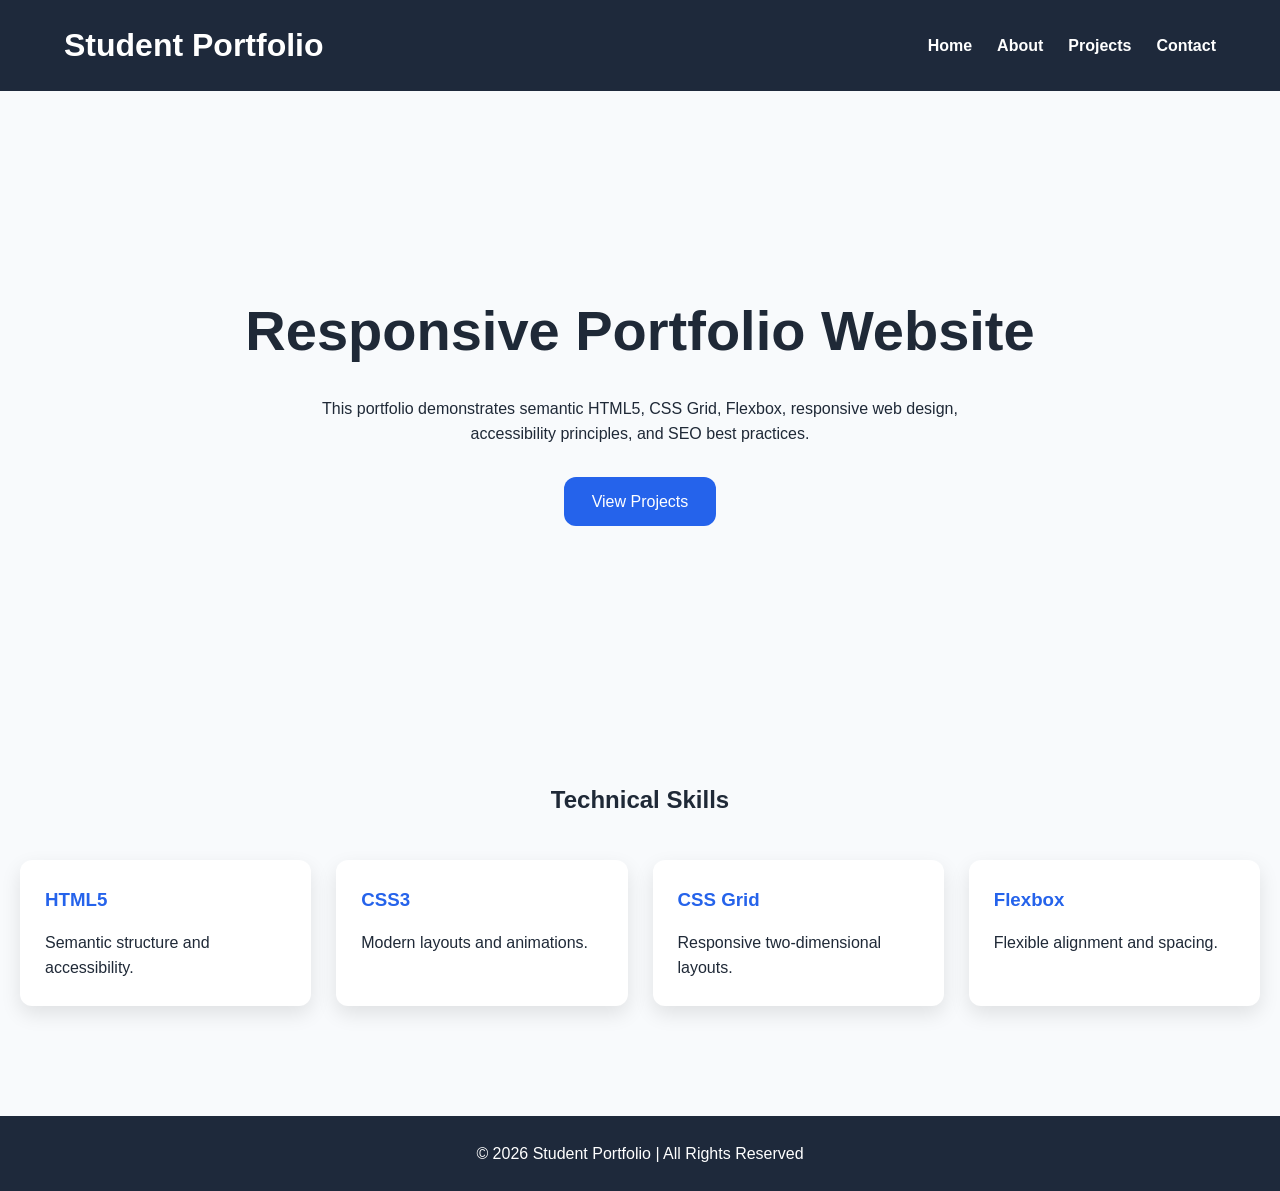
<file: index.html>
<!DOCTYPE html>
<html lang="en">

<head>

    <meta charset="UTF-8">
    <meta name="viewport" content="width=device-width, initial-scale=1.0">

    <title>Student Portfolio | Home</title>

    <meta name="description"
        content="Responsive Student Portfolio using HTML5, CSS3, Grid, Flexbox and Accessibility.">

    <link rel="stylesheet" href="css/style.css">

</head>

<body>

    <header>

        <div class="container navbar">

            <h1>Student Portfolio</h1>

            <nav aria-label="Main Navigation">

                <ul>

                    <li><a href="index.html">Home</a></li>

                    <li><a href="about.html">About</a></li>

                    <li><a href="projects.html">Projects</a></li>

                    <li><a href="contact.html">Contact</a></li>

                </ul>

            </nav>

        </div>

    </header>

    <main>

        <section class="hero">

            <div class="hero-content">

                <h2>Responsive Portfolio Website</h2>

                <p>

                    This portfolio demonstrates semantic HTML5,
                    CSS Grid, Flexbox, responsive web design,
                    accessibility principles, and SEO best practices.

                </p>

                <a href="projects.html" class="btn">
                    View Projects
                </a>

            </div>

        </section>

        <section class="skills">

            <h2>Technical Skills</h2>

            <div class="grid">

                <div class="card">

                    <h3>HTML5</h3>

                    <p>Semantic structure and accessibility.</p>

                </div>

                <div class="card">

                    <h3>CSS3</h3>

                    <p>Modern layouts and animations.</p>

                </div>

                <div class="card">

                    <h3>CSS Grid</h3>

                    <p>Responsive two-dimensional layouts.</p>

                </div>

                <div class="card">

                    <h3>Flexbox</h3>

                    <p>Flexible alignment and spacing.</p>

                </div>

            </div>

        </section>

    </main>

    <footer>

        <p>© 2026 Student Portfolio | All Rights Reserved</p>

    </footer>

</body>

</html>
</file>
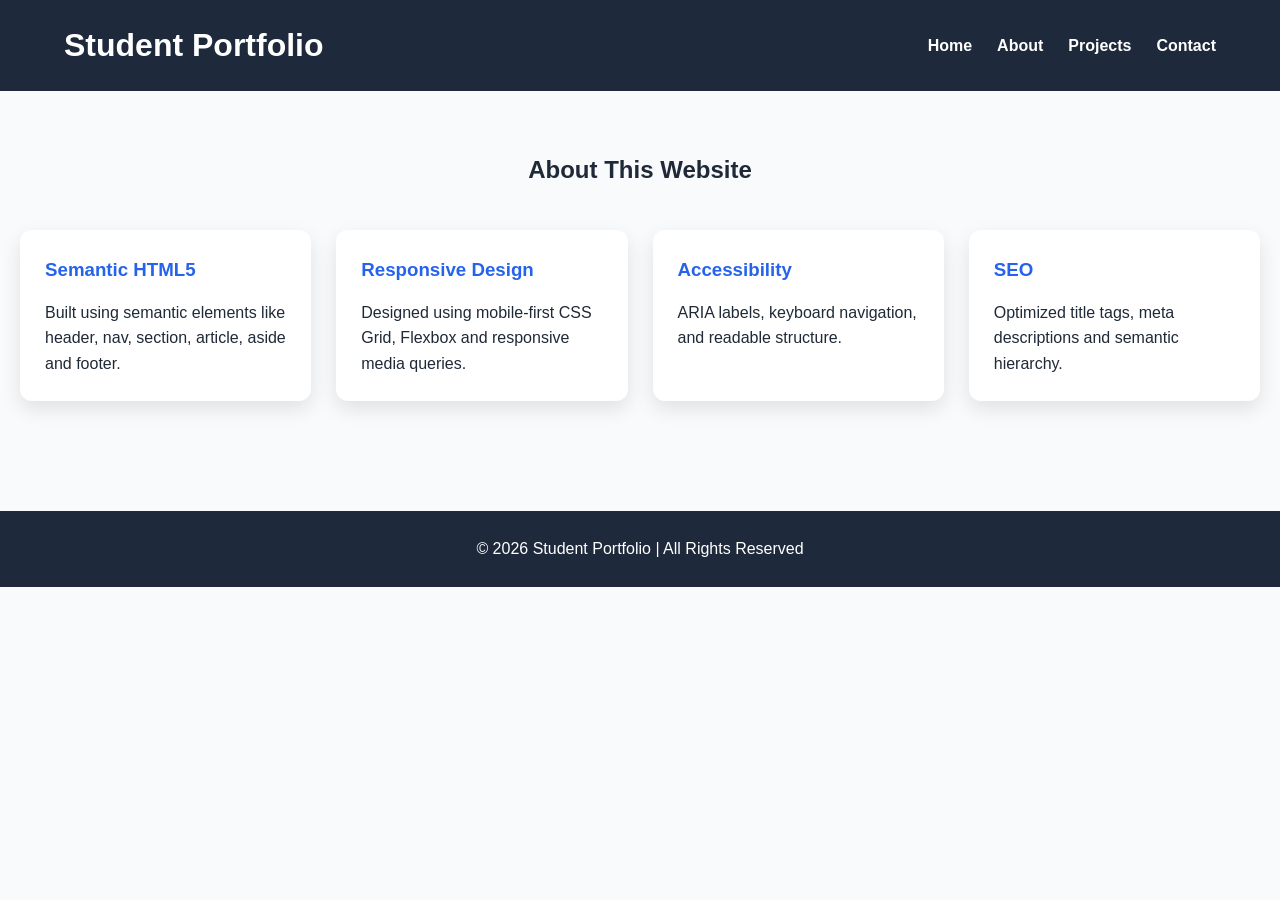
<file: about.html>
<!DOCTYPE html>
<html lang="en">

<head>

<meta charset="UTF-8">

<meta name="viewport" content="width=device-width, initial-scale=1.0">

<title>Student Portfolio | About</title>

<meta name="description"
content="About this responsive student portfolio website.">

<link rel="stylesheet" href="css/style.css">

</head>

<body>

<header>

<div class="container navbar">

<h1>Student Portfolio</h1>

<nav aria-label="Main Navigation">

<ul>

<li><a href="index.html">Home</a></li>

<li><a href="about.html">About</a></li>

<li><a href="projects.html">Projects</a></li>

<li><a href="contact.html">Contact</a></li>

</ul>

</nav>

</div>

</header>

<main>

<section>

<h2>About This Website</h2>

<div class="about-grid">

<div class="card">

<h3>Semantic HTML5</h3>

<p>

Built using semantic elements like header, nav,
section, article, aside and footer.

</p>

</div>

<div class="card">

<h3>Responsive Design</h3>

<p>

Designed using mobile-first CSS Grid,
Flexbox and responsive media queries.

</p>

</div>

<div class="card">

<h3>Accessibility</h3>

<p>

ARIA labels, keyboard navigation,
and readable structure.

</p>

</div>

<div class="card">

<h3>SEO</h3>

<p>

Optimized title tags, meta descriptions
and semantic hierarchy.

</p>

</div>

</div>

</section>

</main>

<footer>

<p>© 2026 Student Portfolio | All Rights Reserved</p>

</footer>

</body>

</html>
</file>
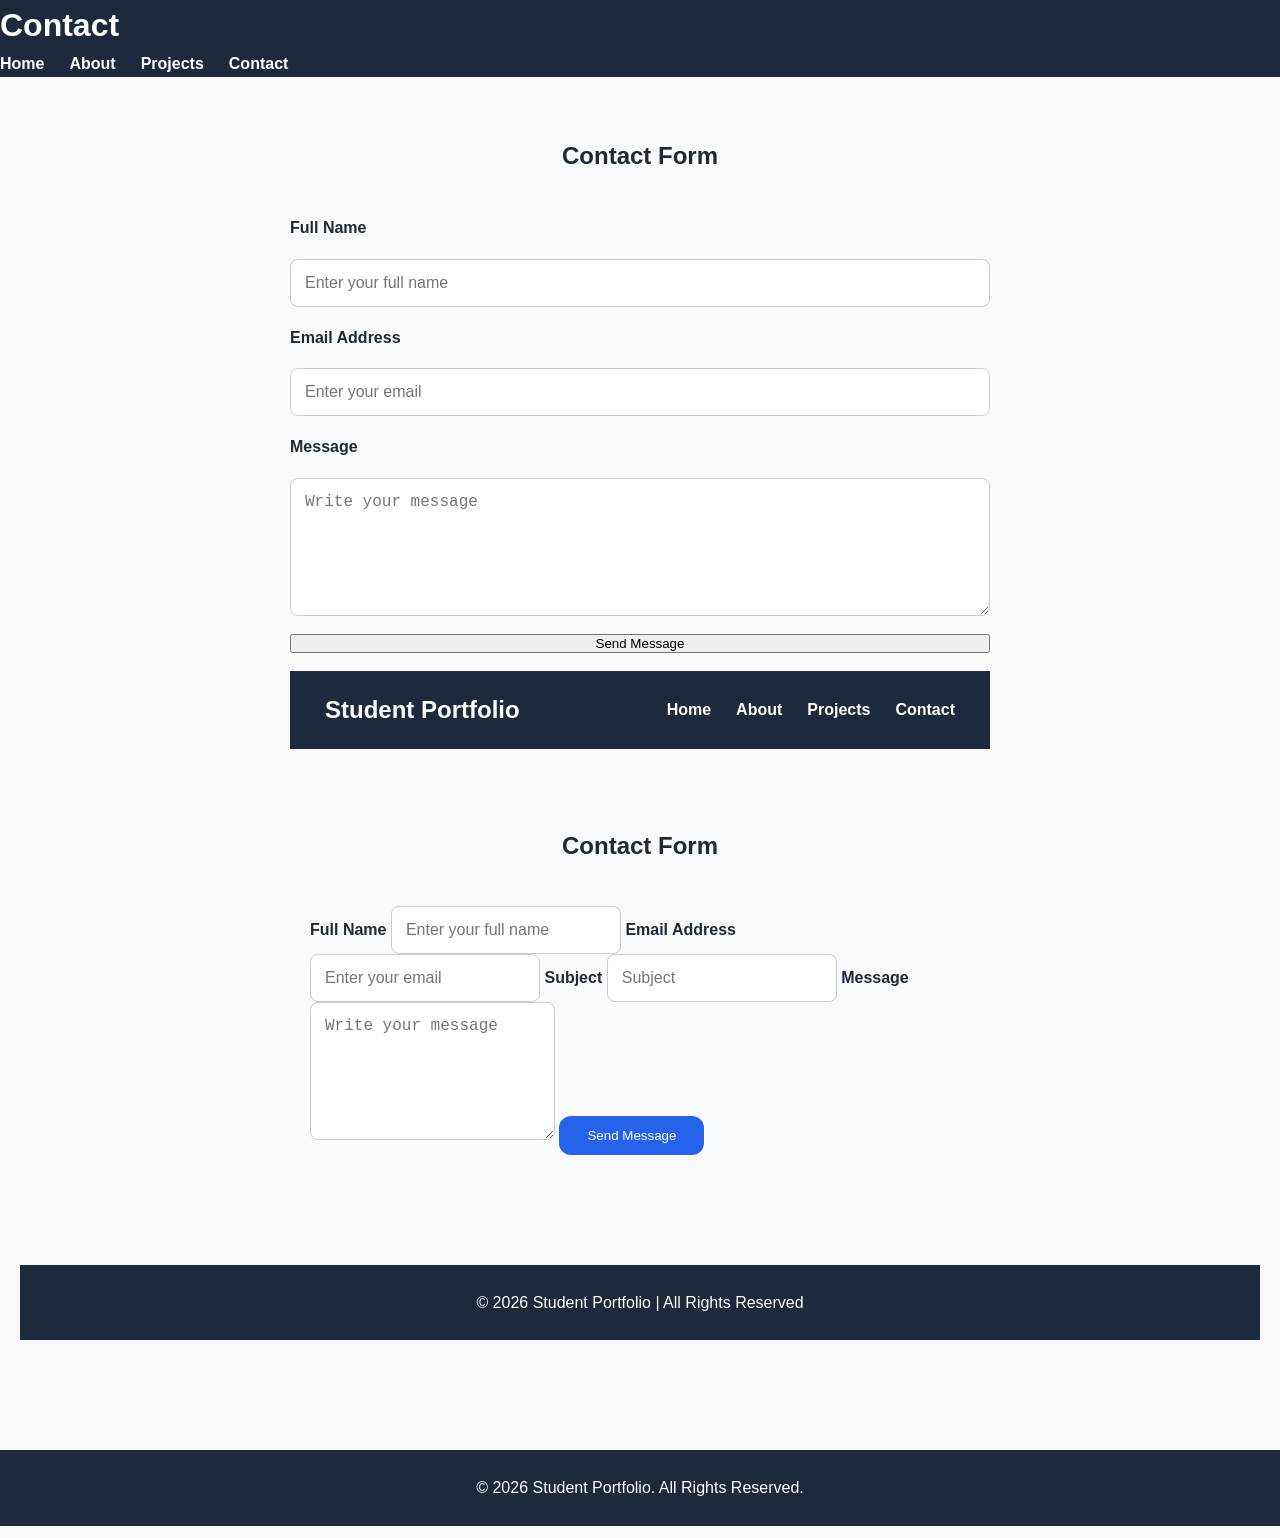
<file: contact.html>
<!DOCTYPE html>
<html lang="en">

<head>
    <meta charset="UTF-8">
    <meta name="viewport" content="width=device-width, initial-scale=1.0">

    <title>Student Portfolio | Contact</title>

    <meta name="description" content="Contact page of a semantic HTML5 portfolio website.">
    <meta name="keywords" content="Contact, HTML5, Accessibility, Portfolio">
    <meta name="author" content="Student">

    <link rel="stylesheet" href="css/style.css">
</head>

<body>

<header>

<h1>Contact</h1>

<nav aria-label="Main Navigation">

<ul>

<li><a href="index.html">Home</a></li>

<li><a href="about.html">About</a></li>

<li><a href="projects.html">Projects</a></li>

<li><a href="contact.html">Contact</a></li>

</ul>

</nav>

</header>

<main>

<section aria-labelledby="contact-title">

<h2 id="contact-title">Contact Form</h2>

<form action="#" method="post">

<label for="name">Full Name</label>

<input
type="text"
id="name"
name="name"
required
aria-required="true"
placeholder="Enter your full name">

<label for="email">Email Address</label>

<input
type="email"
id="email"
name="email"
required
aria-required="true"
placeholder="Enter your email">

<label for="message">Message</label>

<textarea
id="message"
name="message"
rows="6"
required
aria-required="true"
placeholder="Write your message"></textarea>

<button type="submit">
Send Message
</button><!DOCTYPE html>
<html lang="en">

<head>

<meta charset="UTF-8">
<meta name="viewport" content="width=device-width, initial-scale=1.0">

<title>Student Portfolio | Contact</title>

<meta name="description"
content="Accessible Contact Form">

<link rel="stylesheet" href="css/style.css">

</head>

<body>

<header>

<div class="container navbar">

<h1>Student Portfolio</h1>

<nav aria-label="Main Navigation">

<ul>

<li><a href="index.html">Home</a></li>

<li><a href="about.html">About</a></li>

<li><a href="projects.html">Projects</a></li>

<li><a href="contact.html">Contact</a></li>

</ul>

</nav>

</div>

</header>

<main>

<section>

<h2>Contact Form</h2>

<form>

<label for="name">Full Name</label>

<input
type="text"
id="name"
placeholder="Enter your full name"
required>

<label for="email">Email Address</label>

<input
type="email"
id="email"
placeholder="Enter your email"
required>

<label for="subject">Subject</label>

<input
type="text"
id="subject"
placeholder="Subject">

<label for="message">Message</label>

<textarea
id="message"
rows="6"
placeholder="Write your message"
required></textarea>

<button class="btn">
Send Message
</button>

</form>

</section>

</main>

<footer>

<p>© 2026 Student Portfolio | All Rights Reserved</p>

</footer>

</body>

</html>

</form>

</section>

</main>

<footer>

<p>&copy; 2026 Student Portfolio. All Rights Reserved.</p>

</footer>

</body>

</html>
</file>
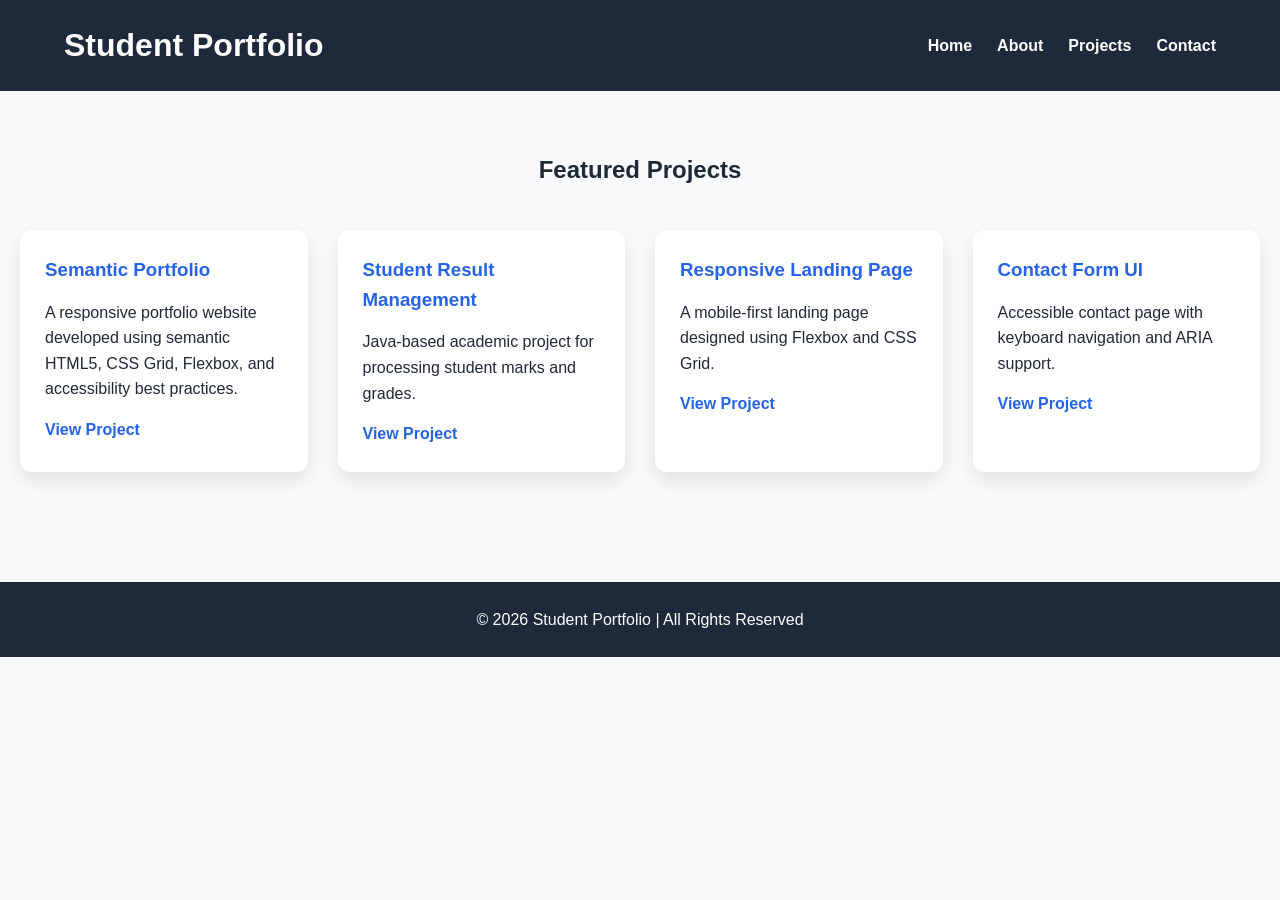
<file: projects.html>
<!DOCTYPE html>
<html lang="en">

<head>

<meta charset="UTF-8">
<meta name="viewport" content="width=device-width, initial-scale=1.0">

<title>Student Portfolio | Projects</title>

<meta name="description"
content="Responsive portfolio projects using HTML5 and CSS3.">

<link rel="stylesheet" href="css/style.css">

</head>

<body>

<header>

<div class="container navbar">

<h1>Student Portfolio</h1>

<nav aria-label="Main Navigation">

<ul>

<li><a href="index.html">Home</a></li>

<li><a href="about.html">About</a></li>

<li><a href="projects.html">Projects</a></li>

<li><a href="contact.html">Contact</a></li>

</ul>

</nav>

</div>

</header>

<main>

<section>

<h2>Featured Projects</h2>

<div class="project-grid">

<article class="card">

<h3>Semantic Portfolio</h3>

<p>

A responsive portfolio website developed using
semantic HTML5, CSS Grid, Flexbox,
and accessibility best practices.

</p>

<a href="#">View Project</a>

</article>

<article class="card">

<h3>Student Result Management</h3>

<p>

Java-based academic project for
processing student marks and grades.

</p>

<a href="#">View Project</a>

</article>

<article class="card">

<h3>Responsive Landing Page</h3>

<p>

A mobile-first landing page designed
using Flexbox and CSS Grid.

</p>

<a href="#">View Project</a>

</article>

<article class="card">

<h3>Contact Form UI</h3>

<p>

Accessible contact page with
keyboard navigation and ARIA support.

</p>

<a href="#">View Project</a>

</article>

</div>

</section>

</main>

<footer>

<p>© 2026 Student Portfolio | All Rights Reserved</p>

</footer>

</body>

</html>
</file>
<file: css/style.css>
/* =========================
   CSS VARIABLES
========================= */

:root{
    --primary:#2563eb;
    --secondary:#1e293b;
    --background:#f8fafc;
    --surface:#ffffff;
    --text:#1f2937;
    --light:#ffffff;
    --shadow:0 8px 20px rgba(0,0,0,.1);
    --radius:12px;
}

/* Dark Theme Variables (Ready to Use) */
.dark-theme{
    --background:#0f172a;
    --surface:#1e293b;
    --text:#f8fafc;
    --secondary:#0f172a;
}

/* =========================
   RESET
========================= */

*{
    margin:0;
    padding:0;
    box-sizing:border-box;
}

html{
    scroll-behavior:smooth;
}

body{
    font-family:Arial, Helvetica, sans-serif;
    background:var(--background);
    color:var(--text);
    line-height:1.6;
}

/* =========================
   CONTAINER
========================= */

.container{
    width:90%;
    max-width:1200px;
    margin:auto;
}

/* =========================
   HEADER
========================= */

header{
    background:var(--secondary);
    color:white;
    position:sticky;
    top:0;
    z-index:100;
}

.navbar{
    display:flex;
    justify-content:space-between;
    align-items:center;
    padding:20px 0;
}

nav ul{
    display:flex;
    list-style:none;
    gap:25px;
}

nav a{
    color:white;
    text-decoration:none;
    font-weight:bold;
    transition:.3s;
}

nav a:hover{
    color:#38bdf8;
}

/* =========================
   HERO
========================= */

.hero{
    display:grid;
    place-items:center;
    min-height:70vh;
    text-align:center;
    padding:40px 20px;
}

.hero-content h2{
    font-size:3rem;
    margin-bottom:20px;
}

.hero-content p{
    max-width:700px;
    margin:auto;
    margin-bottom:30px;
}

/* =========================
   BUTTON
========================= */

.btn{
    display:inline-block;
    padding:12px 28px;
    background:var(--primary);
    color:white;
    text-decoration:none;
    border:none;
    border-radius:var(--radius);
    cursor:pointer;
    transition:.3s;
}

.btn:hover{
    transform:translateY(-3px);
    background:#1d4ed8;
}

/* =========================
   SECTIONS
========================= */

section{
    padding:60px 20px;
}

section h2{
    text-align:center;
    margin-bottom:40px;
}

/* =========================
   GRID
========================= */

.grid{
    display:grid;
    grid-template-columns:repeat(auto-fit,minmax(220px,1fr));
    gap:25px;
}

.about-grid{
    display:grid;
    grid-template-columns:repeat(auto-fit,minmax(250px,1fr));
    gap:25px;
}

.project-grid{
    display:grid;
    grid-template-columns:repeat(auto-fit,minmax(280px,1fr));
    gap:30px;
}

/* =========================
   CARDS
========================= */

.card{
    background:var(--surface);
    padding:25px;
    border-radius:var(--radius);
    box-shadow:var(--shadow);
    transition:.3s;
}

.card:hover{
    transform:translateY(-8px);
}

.card h3{
    margin-bottom:15px;
    color:var(--primary);
}

.card a{
    display:inline-block;
    margin-top:15px;
    text-decoration:none;
    color:var(--primary);
    font-weight:bold;
}

/* =========================
   FORM
========================= */

form{
    max-width:700px;
    margin:auto;
    display:flex;
    flex-direction:column;
    gap:18px;
}

label{
    font-weight:bold;
}

input,
textarea{
    padding:14px;
    border:1px solid #ccc;
    border-radius:8px;
    font-size:16px;
}

input:focus,
textarea:focus{
    outline:none;
    border-color:var(--primary);
    box-shadow:0 0 6px rgba(37,99,235,.4);
}

/* =========================
   FOOTER
========================= */

footer{
    background:var(--secondary);
    color:white;
    text-align:center;
    padding:25px;
    margin-top:50px;
}

/* =========================
   TABLET
========================= */

@media(max-width:768px){

.navbar{
    flex-direction:column;
    gap:20px;
}

nav ul{
    flex-wrap:wrap;
    justify-content:center;
}

.hero-content h2{
    font-size:2.2rem;
}

}

/* =========================
   MOBILE
========================= */

@media(max-width:480px){

.hero-content h2{
    font-size:1.8rem;
}

.hero-content p{
    font-size:15px;
}

nav ul{
    flex-direction:column;
    gap:12px;
}

.btn{
    width:100%;
}

}

/* =========================
   DESKTOP
========================= */

@media(min-width:1024px){

.hero-content h2{
    font-size:3.5rem;
}

}
</file>
